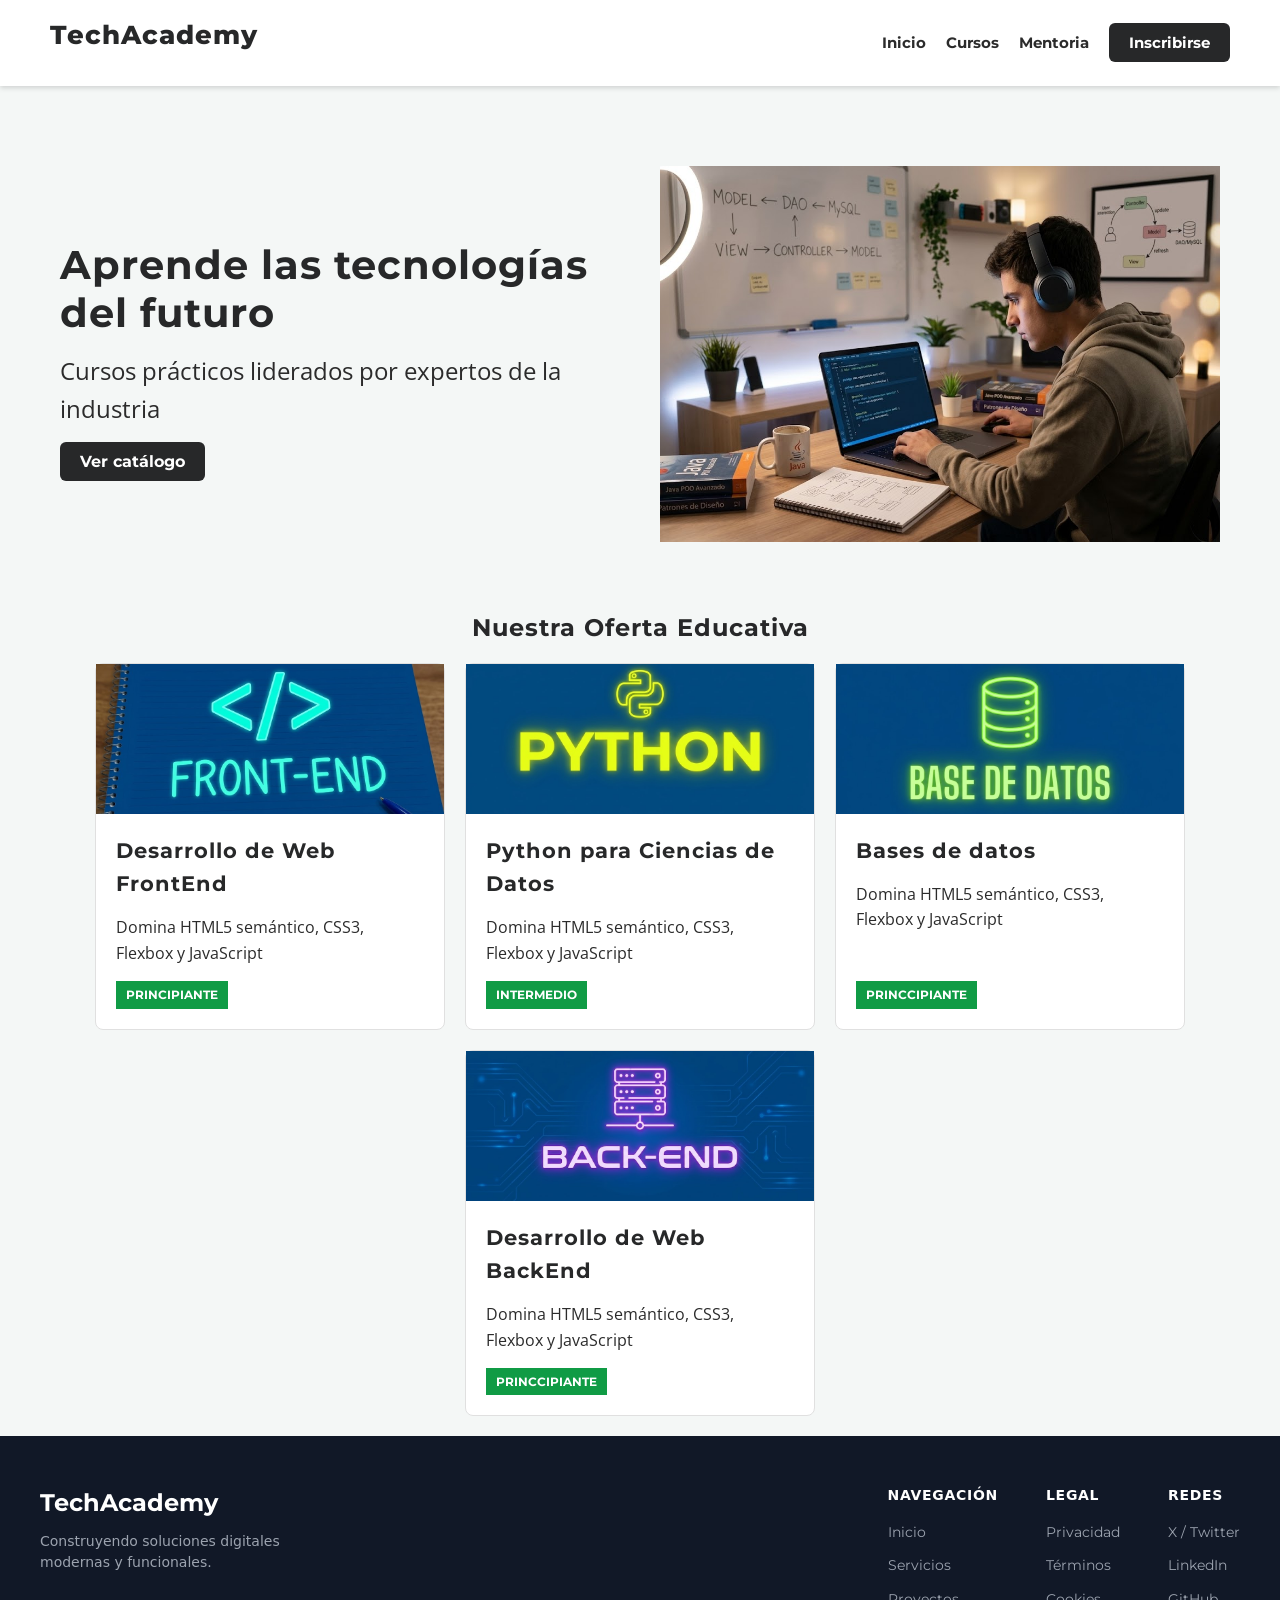
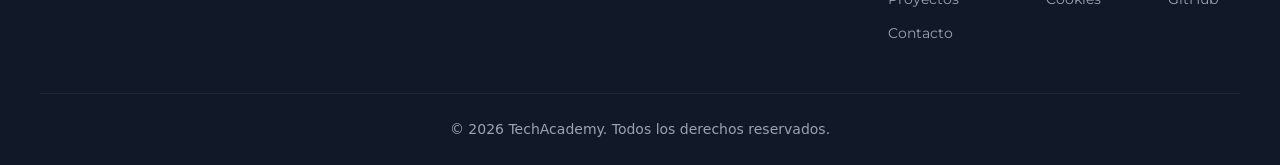
<file: index.html>
<!DOCTYPE html>
<html lang="en">
<head>
    <meta charset="UTF-8">
    <meta name="viewport" content="width=device-width, initial-scale=1.0">
    <link rel="stylesheet" href="css/myStyle.css">

    <title>TechAcademy</title>

    <!--tipografia google internet-->
    <link rel="preconnect" href="https://fonts.googleapis.com">
    <link rel="preconnect" href="https://fonts.gstatic.com" crossorigin>
    <link href="https://fonts.googleapis.com/css2?family=Montserrat:ital,wght@0,100..900;1,100..900&display=swap" rel="stylesheet">

</head>
<body>

    <header>

        <div id="logo">
            <h1>TechAcademy</h1>
        </div>

        <nav class="navPrincipal">
            <ul>
                <li><a href="index.html">Inicio</a></li>
                <li><a href="cursos.html">Cursos</a></li>
                <li><a href="mentoria.html">Mentoria</a></li>
                <li><a href="inscribirse.html" id="btn_destacado">Inscribirse</a></li>
            </ul>

        </nav>
    </header>

    <!--CONTENIDO PRINCIPAL-->

    <main class="contenido_principal">
        <section class="tec">
            <section class="tec_contenido">
                <h2>Aprende las tecnologías del futuro</h2>
                <p>Cursos prácticos liderados por expertos de la industria</p>
                <a href="" id="btn_catalogo">Ver catálogo</a>
            </section>
            
            <section class="img">
                <img src="images/img1.jpg" alt="img.error">
            </section>

        </section>

        <section id="catalogo">
            <h2>Nuestra Oferta Educativa</h2>
            <div class="grid_grautitos">
                <article class="tarjeta_curso">
                    <img src="images/img2.jpg" alt="FrontEnd">
                    <div class="info_curso">
                        <h3>Desarrollo de Web FrontEnd</h3>
                        <p>Domina HTML5 semántico, CSS3, Flexbox y JavaScript</p>
                        <span class="nivel">Principiante</span>
                    </div>
                </article>

                  <article class="tarjeta_curso">
                    <img src="images/img3.jpg" alt="FrontEnd">
                    <div class="info_curso">
                        <h3>Python para Ciencias de Datos</h3>
                        <p>Domina HTML5 semántico, CSS3, Flexbox y JavaScript</p>
                        <span class="nivel">Intermedio</span>
                    </div>
                </article>

                  <article class="tarjeta_curso">
                    <img src="images/img4.jpg" alt="FrontEnd">
                    <div class="info_curso">
                        <h3>Bases de datos</h3>
                        <p>Domina HTML5 semántico, CSS3, Flexbox y JavaScript</p>
                        <span class="nivel">Princcipiante</span>
                    </div>
                </article>

                  <article class="tarjeta_curso">
                    <img src="images/img5.jpg" alt="FrontEnd">
                    <div class="info_curso">
                        <h3>Desarrollo de Web BackEnd</h3>
                        <p>Domina HTML5 semántico, CSS3, Flexbox y JavaScript</p>
                        <span class="nivel">Princcipiante</span>
                    </div>
                </article>
            </div>
            
        </section>
    </main>

    <footer class="footer">
  <div class="footer-container">
    <div class="footer-brand">
      <a href="#" class="footer-logo">TechAcademy</a>
      <p>Construyendo soluciones digitales modernas y funcionales.</p>
    </div>

    <div class="footer-links">
      <div class="footer-col">
        <h4>Navegación</h4>
        <ul>
          <li><a href="#">Inicio</a></li>
          <li><a href="#">Servicios</a></li>
          <li><a href="#">Proyectos</a></li>
          <li><a href="#">Contacto</a></li>
        </ul>
      </div>

      <div class="footer-col">
        <h4>Legal</h4>
        <ul>
          <li><a href="#">Privacidad</a></li>
          <li><a href="#">Términos</a></li>
          <li><a href="#">Cookies</a></li>
        </ul>
      </div>

      <div class="footer-col">
        <h4>Redes</h4>
        <ul>
          <li><a href="#">X / Twitter</a></li>
          <li><a href="#">LinkedIn</a></li>
          <li><a href="#">GitHub</a></li>
        </ul>
      </div>
    </div>
  </div>

  <div class="footer-bottom">
    <p>&copy; 2026 TechAcademy. Todos los derechos reservados.</p>
  </div>
</footer>
</body>
</html>
</file>
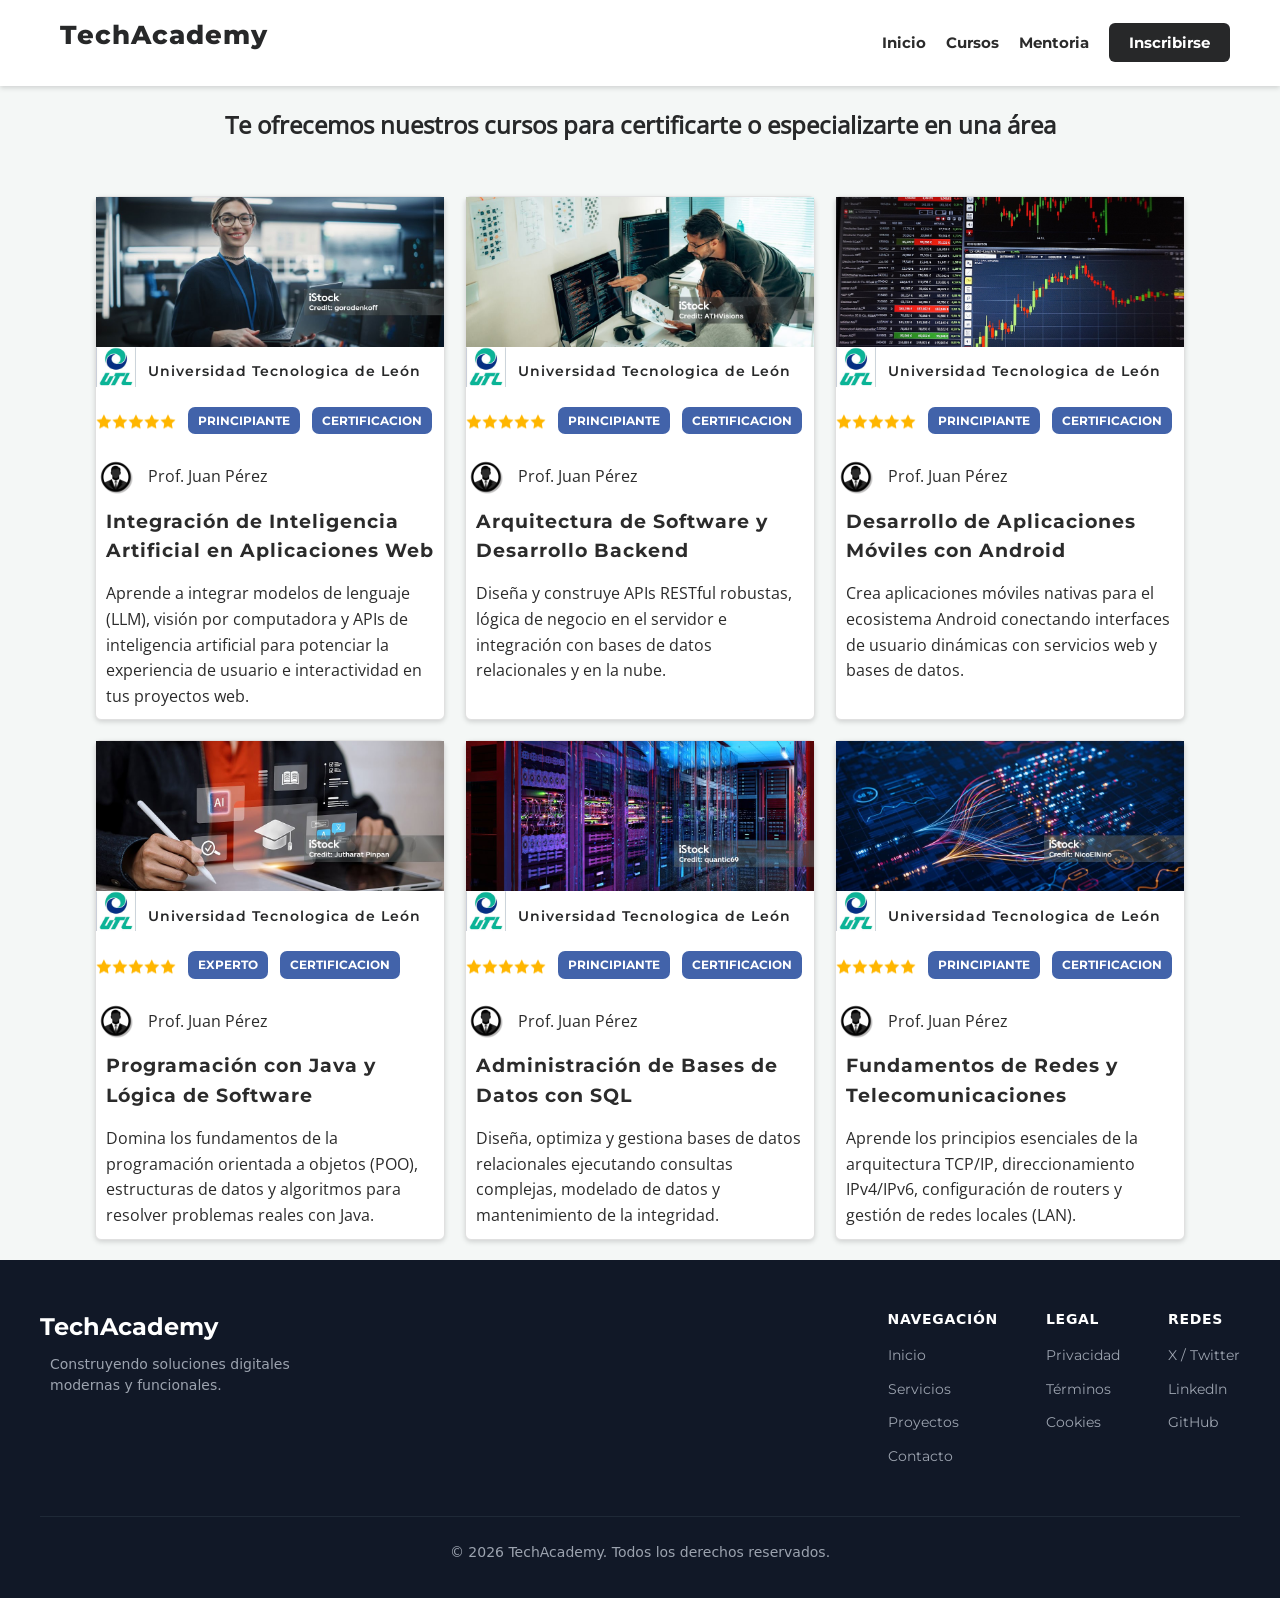
<file: cursos.html>
<!DOCTYPE html>
<html lang="en">
<head>
    <meta charset="UTF-8">
    <meta name="viewport" content="width=device-width, initial-scale=1.0">
    <link rel="stylesheet" href="css/cursos.css">
    <link rel="preconnect" href="https://fonts.gstatic.com" crossorigin>
    <link href="https://fonts.googleapis.com/css2?family=Montserrat:ital,wght@0,100..900;1,100..900&display=swap" rel="stylesheet">

    <title>Document</title>
</head>
<body>
     <header>

        <div id="logo">
            <h1>TechAcademy</h1>
        </div>

        <nav class="navPrincipal">
            <ul>
                <li><a href="index.html">Inicio</a></li>
                <li><a href="cursos.html">Cursos</a></li>
                <li><a href="mentoria.html">Mentoria</a></li>
                <li><a href="inscribirse.html" id="btn_destacado">Inscribirse</a></li>
            </ul>

        </nav>
    </header>
    
    <main class="contenido_principal">

        <section id="catalogo">
            <h2>Te ofrecemos nuestros cursos para certificarte o especializarte en una área</h2><br><br>

            <div class="grid_grautitos">
                <article class="tarjeta_curso">
                    <img class="card" src="images/card1.jpg" alt="">
                    <div class="info_curso">
                        <div class="encabezado_ins">
                            <img class="utl" src="images/UTL.jpg" alt="" >
                            <h2>Universidad Tecnologica de León</h2>
                        </div>
                        
                        <div class="nivel_certificacion">
                        <img class="star" src="images/star.png" alt="">
                        <span class="nivel">Principiante</span>
                        <span class="nivel">Certificacion</span>
                        </div>
                        <div class="encabezado_prof">
                            <img class="usuario" src="images/usuario.png" alt="">
                             <span class="usuario_prof">Prof. Juan Pérez</span>
                        </div>
                        <h3>Integración de Inteligencia Artificial en Aplicaciones Web</h3>
                        <p>Aprende a integrar modelos de lenguaje (LLM), visión por computadora y APIs de inteligencia artificial para potenciar la experiencia de usuario e interactividad en tus proyectos web.</p>
                        
                    </div>
                </article>

                   <article class="tarjeta_curso">
                    <img class="card" src="images/card2.jpg" alt="">
                    
                    <div class="info_curso">
                        
                      <div class="encabezado_ins">
                            <img class="utl" src="images/UTL.jpg" alt="" >
                            <h2>Universidad Tecnologica de León</h2>
                        </div>
                         <div class="nivel_certificacion">
                        <img class="star" src="images/star.png" alt="">
                        <span class="nivel">Principiante</span>
                        <span class="nivel">Certificacion</span>
                        </div>
                        <div class="encabezado_prof">
                            <img class="usuario" src="images/usuario.png" alt="">
                             <span class="usuario_prof">Prof. Juan Pérez</span>
                        </div>
                        <h3>Arquitectura de Software y Desarrollo Backend</h3>
                        <p>Diseña y construye APIs RESTful robustas, lógica de negocio en el servidor e integración con bases de datos relacionales y en la nube.</p>
                        
                    </div>
                </article>

                   <article class="tarjeta_curso">
                    <img class="card" src="images/card3.jpg" alt="">
                    
                    <div class="info_curso">
                        
                        <div class="encabezado_ins">
                            <img class="utl" src="images/UTL.jpg" alt="" >
                            <h2>Universidad Tecnologica de León</h2>
                        </div>
                        <div class="nivel_certificacion">
                            <img class="star" src="images/star.png" alt="">
                            <span class="nivel">Principiante</span>
                            <span class="nivel">Certificacion</span>
                        </div>
                        <div class="encabezado_prof">
                            <img class="usuario" src="images/usuario.png" alt="">
                             <span class="usuario_prof">Prof. Juan Pérez</span>
                        </div>
                        <h3>Desarrollo de Aplicaciones Móviles con Android</h3>
                        <p>Crea aplicaciones móviles nativas para el ecosistema Android conectando interfaces de usuario dinámicas con servicios web y bases de datos.</p>
                        
                    </div>
                </article>

                  <article class="tarjeta_curso">
                   <img  class="card" src="images/card4.jpg" alt="">
                    <div class="info_curso">
                        
                        <div class="encabezado_ins">
                            <img class="utl" src="images/UTL.jpg" alt="" >
                            <h2>Universidad Tecnologica de León</h2>
                        </div>
                        <div class="nivel_certificacion">
                            <img class="star" src="images/star.png" alt="">
                            <span class="nivel">Experto</span>
                            <span class="nivel">Certificacion   </span>
                        </div>
                        <div class="encabezado_prof">
                            <img class="usuario" src="images/usuario.png" alt="">
                             <span class="usuario_prof">Prof. Juan Pérez</span>
                        </div>
                        <h3>Programación con Java y Lógica de Software</h3>
                        <p>Domina los fundamentos de la programación orientada a objetos (POO), estructuras de datos y algoritmos para resolver problemas reales con Java.</p>
                       
                    </div>
                </article>

                 <article class="tarjeta_curso">
                    <img class="card" src="images/card5.jpg" alt="">
                    <div class="info_curso">
                        
                        <div class="encabezado_ins">
                            <img class="utl" src="images/UTL.jpg" alt="" >
                            <h2>Universidad Tecnologica de León</h2>
                        </div>
                        <div class="nivel_certificacion">
                            <img class="star" src="images/star.png" alt="">
                            <span class="nivel">Principiante</span>
                            <span class="nivel">Certificacion</span>
                        </div>
                        <div class="encabezado_prof">
                            <img class="usuario" src="images/usuario.png" alt="">
                             <span class="usuario_prof">Prof. Juan Pérez</span>
                        </div>
                        <h3>Administración de Bases de Datos con SQL</h3>
                        <p>Diseña, optimiza y gestiona bases de datos relacionales ejecutando consultas complejas, modelado de datos y mantenimiento de la integridad.</p>
                        
                    </div>
                </article>
                 <article class="tarjeta_curso">
                  <img class="card" src="images/card6.jpg" alt="">
                    <div class="info_curso">
                        
                         <div class="encabezado_ins">
                            <img class="utl" src="images/UTL.jpg" alt="" >
                            <h2>Universidad Tecnologica de León</h2>
                        </div>
          
                         <div class="nivel_certificacion">
                        <img class="star" src="images/star.png" alt="">
                        <span class="nivel">Principiante</span>
                        <span class="nivel">Certificacion</span>
                        </div>
                        <div class="encabezado_prof">
                            <img class="usuario" src="images/usuario.png" alt="">
                             <span class="usuario_prof">Prof. Juan Pérez</span>
                        </div>

                        <h3>Fundamentos de Redes y Telecomunicaciones</h3>
                        <p>Aprende los principios esenciales de la arquitectura TCP/IP, direccionamiento IPv4/IPv6, configuración de routers y gestión de redes locales (LAN).</p>
                        
                    </div>
                </article>
 

            </div>
            
        </section>
    </main>
<footer class="footer">
  <div class="footer-container">
    <div class="footer-brand">
      <a href="#" class="footer-logo">TechAcademy</a>
      <p>Construyendo soluciones digitales modernas y funcionales.</p>
    </div>

    <div class="footer-links">
      <div class="footer-col">
        <h4>Navegación</h4>
        <ul>
          <li><a href="#">Inicio</a></li>
          <li><a href="#">Servicios</a></li>
          <li><a href="#">Proyectos</a></li>
          <li><a href="#">Contacto</a></li>
        </ul>
      </div>

      <div class="footer-col">
        <h4>Legal</h4>
        <ul>
          <li><a href="#">Privacidad</a></li>
          <li><a href="#">Términos</a></li>
          <li><a href="#">Cookies</a></li>
        </ul>
      </div>

      <div class="footer-col">
        <h4>Redes</h4>
        <ul>
          <li><a href="#">X / Twitter</a></li>
          <li><a href="#">LinkedIn</a></li>
          <li><a href="#">GitHub</a></li>
        </ul>
      </div>
    </div>
  </div>

  <div class="footer-bottom">
    <p>&copy; 2026 TechAcademy. Todos los derechos reservados.</p>
  </div>
</footer>
  

</div>
</body>
</html>
</file>
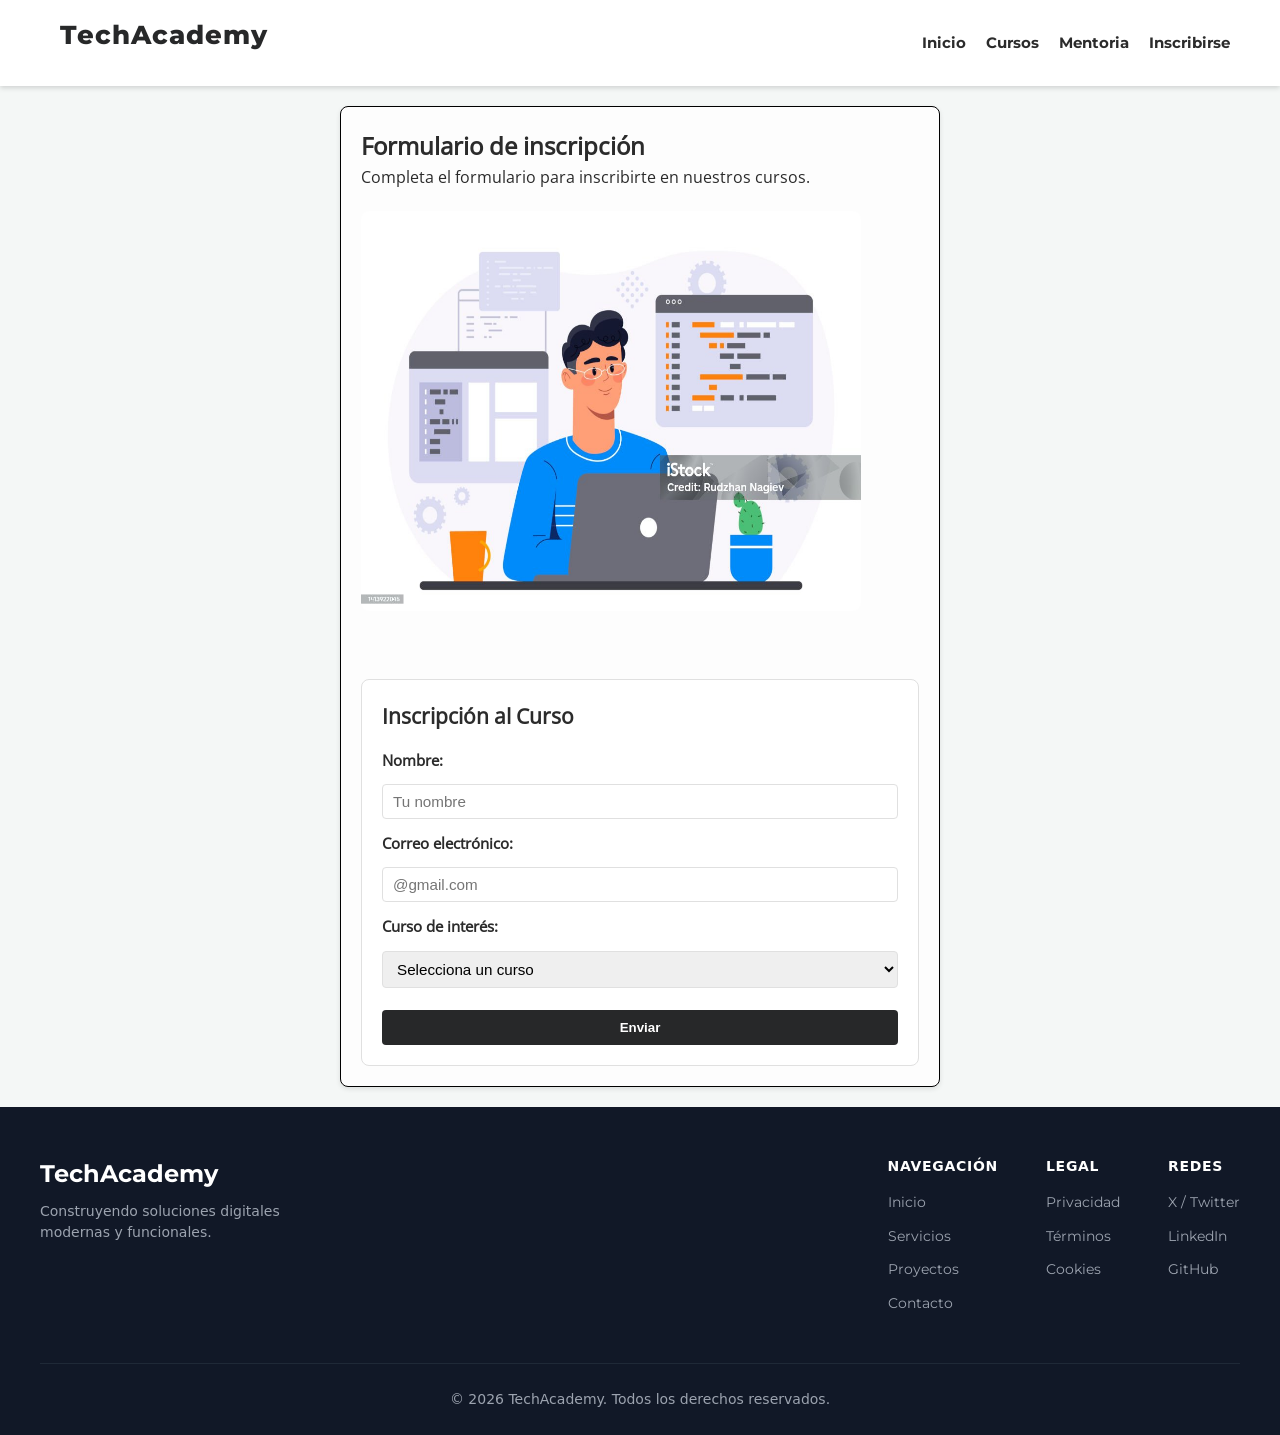
<file: inscribirse.html>
<!DOCTYPE html>
<html lang="en">
<head>
    <meta charset="UTF-8">
    <meta name="viewport" content="width=device-width, initial-scale=1.0">
    <link rel="stylesheet" href="css/inscribirse.css">
    <link rel="preconnect" href="https://fonts.gstatic.com" crossorigin>
    <link href="https://fonts.googleapis.com/css2?family=Montserrat:ital,wght@0,100..900;1,100..900&display=swap" rel="stylesheet">


    <title>Document</title>
</head>
<body>
     <header>

        <div id="logo">
            <h1>TechAcademy</h1>
        </div>

        <nav class="navPrincipal">
            <ul>
                <li><a href="index.html">Inicio</a></li>
                <li><a href="cursos.html">Cursos</a></li>
                <li><a href="mentoria.html">Mentoria</a></li>
                <li><a href="inscribirse.html" id="btn_destacado">Inscribirse</a></li>
            </ul>

        </nav>
    </header>

    <main class="contenido_principal">
        <div class="inscripcion">
            <section id="presentacion">
            <h2>Formulario de inscripción</h2>
            <p>Completa el formulario para inscribirte en nuestros cursos.</p>
            <img class="estudio" src="images/estudio.jpg" alt="Estudio">
            </section>

            <section class="contenedor_formulario">
                <h2>Inscripción al Curso</h2>
                
                <form action="#" method="get">
                    <label for="nombre">Nombre:</label>
                    <input type="text" id="nombre" name="nombre" placeholder="Tu nombre">
                    <label for="email">Correo electrónico:</label>
                    <input type="email" id="email" name="email" placeholder="@gmail.com">

                    <label for="curso">Curso de interés:</label>
                    <select id="curso" name="curso">
                        <option value="">Selecciona un curso</option>
                        <option value="frontend">Integración de Inteligencia Artificial en Aplicaciones Web</option>
                        <option value="backend">Arquitectura de Software y Desarrollo Backend</option>
                        <option value="redes">Desarrollo de Aplicaciones Móviles con Android</option>
                        <option value="bd">Programación con Java y Lógica de Software</option>
                    </select>

                    <button type="submit">Enviar</button>
                </form>
            </section>
            
            
        </div>
    </main>

    <footer class="footer">
  <div class="footer-container">
    <div class="footer-brand">
      <a href="#" class="footer-logo">TechAcademy</a>
      <p>Construyendo soluciones digitales modernas y funcionales.</p>
    </div>

    <div class="footer-links">
      <div class="footer-col">
        <h4>Navegación</h4>
        <ul>
          <li><a href="#">Inicio</a></li>
          <li><a href="#">Servicios</a></li>
          <li><a href="#">Proyectos</a></li>
          <li><a href="#">Contacto</a></li>
        </ul>
      </div>

      <div class="footer-col">
        <h4>Legal</h4>
        <ul>
          <li><a href="#">Privacidad</a></li>
          <li><a href="#">Términos</a></li>
          <li><a href="#">Cookies</a></li>
        </ul>
      </div>

      <div class="footer-col">
        <h4>Redes</h4>
        <ul>
          <li><a href="#">X / Twitter</a></li>
          <li><a href="#">LinkedIn</a></li>
          <li><a href="#">GitHub</a></li>
        </ul>
      </div>
    </div>
  </div>

  <div class="footer-bottom">
    <p>&copy; 2026 TechAcademy. Todos los derechos reservados.</p>
  </div>
</footer>
</body>
</html>
</file>
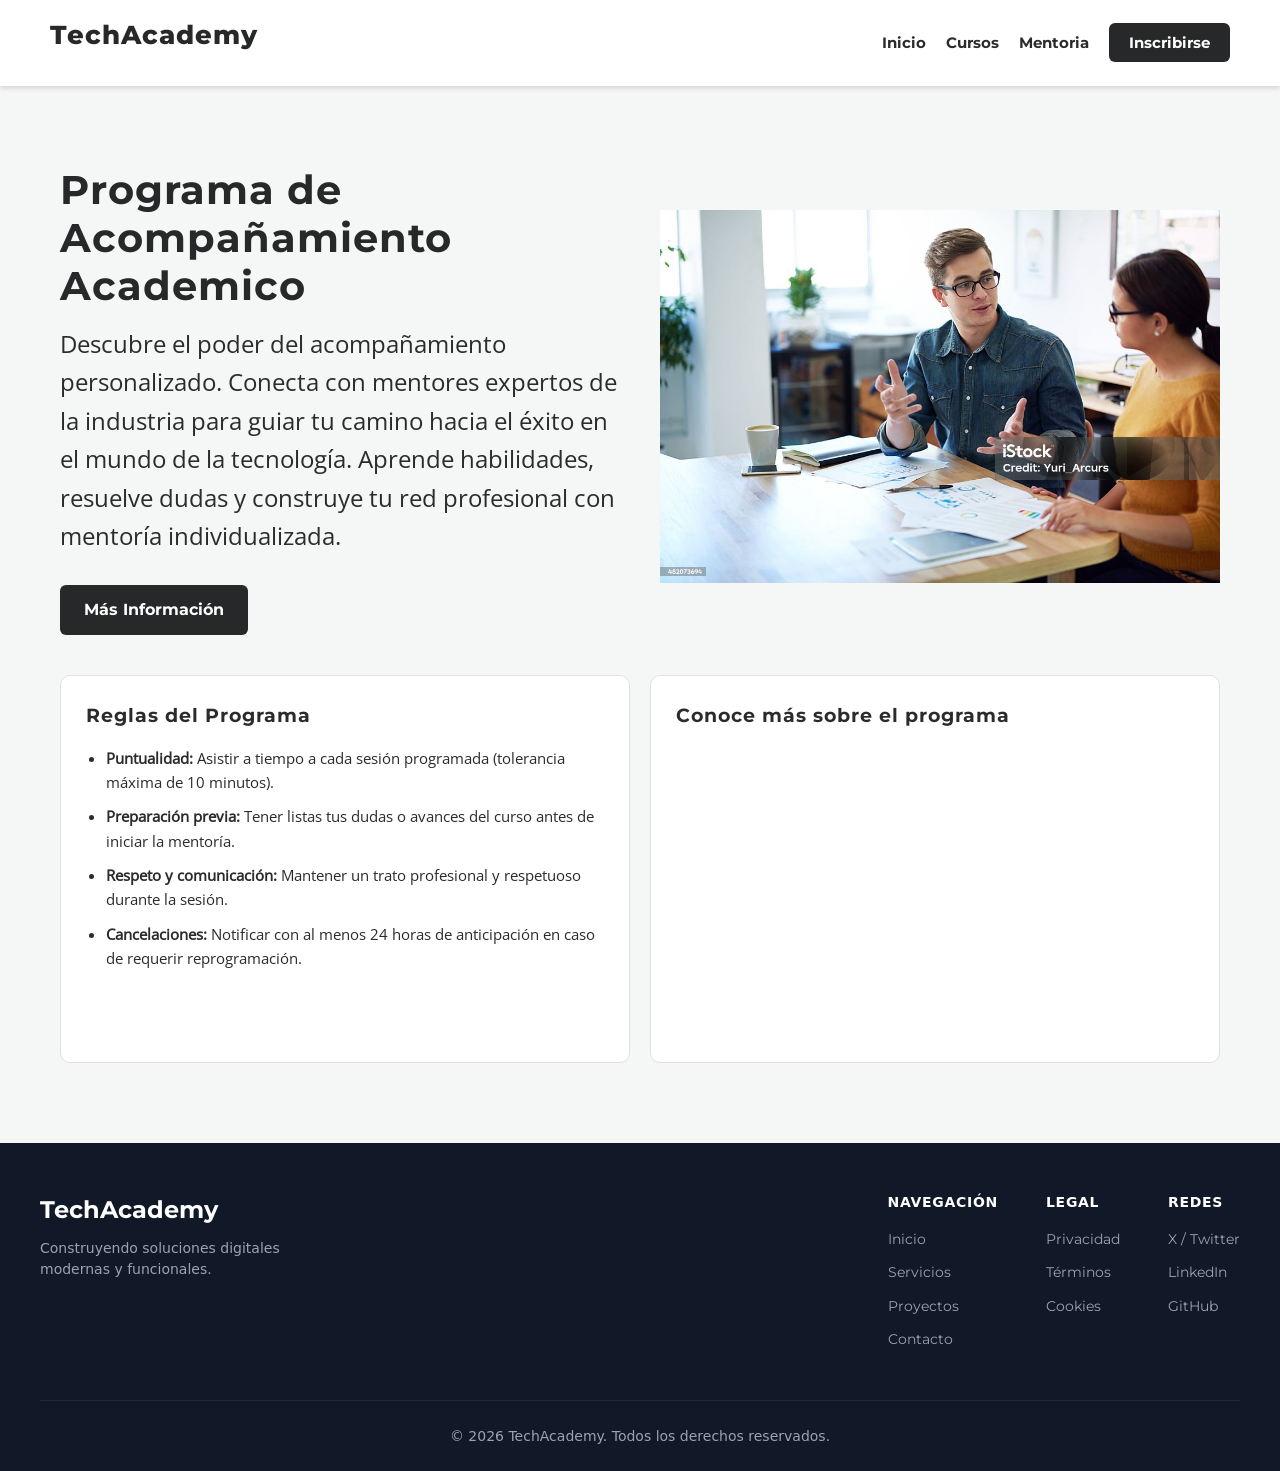
<file: mentoria.html>
<!DOCTYPE html>
<html lang="en">
<head>
    <meta charset="UTF-8">
    <meta name="viewport" content="width=device-width, initial-scale=1.0">
    <link rel="stylesheet" href="css/mentoria.css">
    <link rel="preconnect" href="https://fonts.gstatic.com" crossorigin>
    <link href="https://fonts.googleapis.com/css2?family=Montserrat:ital,wght@0,100..900;1,100..900&display=swap" rel="stylesheet">

    <title>Document</title>
</head>
<body>
     <header>

        <div id="logo">
            <h1>TechAcademy</h1>
        </div>

        <nav class="navPrincipal">
            <ul>
                <li><a href="index.html">Inicio</a></li>
                <li><a href="cursos.html">Cursos</a></li>
                <li><a href="mentoria.html">Mentoria</a></li>
                <li><a href="inscribirse.html" id="btn_destacado">Inscribirse</a></li>
            </ul>

        </nav>
    </header>

    <main class="contenido_principal">
        <section class="mentoria">
            <section class="mentoria_contenido">
                <h2>Programa de Acompañamiento Academico</h2>
                <p>Descubre el poder del acompañamiento personalizado. Conecta con mentores expertos de la industria para guiar tu camino hacia el éxito en el mundo de la tecnología. Aprende habilidades, resuelve dudas y construye tu red profesional con mentoría individualizada.</p>
                <a href="" id="btn_informacion">Más Información</a>
            </section>
            
            <section class="img">
                <img src="images/explicar.jpg" alt="img.error">
            </section>

            <div class="grid_mentoria">
       
        <section class="seccion_mentoria tarjeta_reglas">
            <h3>Reglas del Programa</h3>
            <ul class="lista_reglas">
                <li><strong>Puntualidad:</strong> Asistir a tiempo a cada sesión programada (tolerancia máxima de 10 minutos).</li>
                <li><strong>Preparación previa:</strong> Tener listas tus dudas o avances del curso antes de iniciar la mentoría.</li>
                <li><strong>Respeto y comunicación:</strong> Mantener un trato profesional y respetuoso durante la sesión.</li>
                <li><strong>Cancelaciones:</strong> Notificar con al menos 24 horas de anticipación en caso de requerir reprogramación.</li>
            </ul>
        </section>
        <section class="tarjeta_video">
    <h3>Conoce más sobre el programa</h3>
    
  
    <div class="contenedor_video">
        <iframe width="560" height="315" src="https://www.youtube.com/embed/j8Tuq8XU2Zc?si=IotS4n0XY-yoOtKZ" title="YouTube video player" frameborder="0" allow="accelerometer; autoplay; clipboard-write; encrypted-media; gyroscope; picture-in-picture; web-share" referrerpolicy="strict-origin-when-cross-origin" allowfullscreen></iframe>
    </div>
</section>
        </section>
    </main>
    <footer class="footer">
  <div class="footer-container">
    <div class="footer-brand">
      <a href="#" class="footer-logo">TechAcademy</a>
      <p>Construyendo soluciones digitales modernas y funcionales.</p>
    </div>

    <div class="footer-links">
      <div class="footer-col">
        <h4>Navegación</h4>
        <ul>
          <li><a href="#">Inicio</a></li>
          <li><a href="#">Servicios</a></li>
          <li><a href="#">Proyectos</a></li>
          <li><a href="#">Contacto</a></li>
        </ul>
      </div>

      <div class="footer-col">
        <h4>Legal</h4>
        <ul>
          <li><a href="#">Privacidad</a></li>
          <li><a href="#">Términos</a></li>
          <li><a href="#">Cookies</a></li>
        </ul>
      </div>

      <div class="footer-col">
        <h4>Redes</h4>
        <ul>
          <li><a href="#">X / Twitter</a></li>
          <li><a href="#">LinkedIn</a></li>
          <li><a href="#">GitHub</a></li>
        </ul>
      </div>
    </div>
  </div>

  <div class="footer-bottom">
    <p>&copy; 2026 TechAcademy. Todos los derechos reservados.</p>
  </div>
</footer>
</body>
</html>
</file>
<file: css/myStyle.css>
@font-face{
    font-family: 'OpenDescarga' ;
    src: url('../fonts/OpenSans-Regular.ttf') format('woff2');/*  ..  salir del css*/
}
/*VARIABLES*/
:root{
    /*se declaran con --*/
    --colorPrincipal:#272829;
    --colorSecundario: #109b45;
    --colorObscuro:#2b2b2b;
    --colorClaro: #fff;
    --colorFondo: #f4f7f6;
    --colorBorde: #e0e0e0;

    --fuenteTitulos:'Montserrat';
    --fuenteCuerpo:'OpenDescargada';
}
*{
    box-sizing: border-box;
    margin: 0;
    padding: 0;

}
body{
    background-color: var(--colorFondo);
    color: var(--colorObscuro);
    line-height: 1.6;
    font-family: 'OpenDescarga';
}
ul{
    text-decoration: none;
}
li{
    list-style: none;
    border-left: 20px;
}
a{
    text-decoration: none;
    font-family: var(--fuenteTitulos);
}
nav{
    display: flex;
}
header{
    display: flex;
    background-color: var(--colorClaro);
    justify-content: space-between; 
    align-items: center;
    box-shadow: 0 2px 5px rgb(0, 0, 0, 0.15);
    top: 0;
    position: sticky;
    z-index: 1000;
    padding: 15px 50px;
}
nav ul{
    display: flex;
    gap: 20px; /* espaciado*/
    align-items: center;
}
nav a{

    font-size: 0.95rem;
    font-weight: bold;
    color: inherit; /*el color de los contenedores padre*/
}
nav a:hover{
    color: var(--colorSecundario);
}
#logo h1{
    color: var(--colorPrincipal);
    font-size: 1.6rem;
    font-weight: 800;
}
h1, h2, h3{
    font-family:var(--fuenteTitulos);
    font-weight: 700 ;
    letter-spacing: 1px;
    margin-bottom: 15px;
}
#btn_destacado, #btn_catalogo{
    padding: 10px 20px;
    border-radius: 6px;
    font-weight: 700; /*tipografia gruesa*/
    background-color: var(--colorPrincipal);
    color: var(--colorClaro);
}
#btn_destacado:hover{
    background-color: var(--colorClaro);
    color: var(--colorSecundario);
}

.contenido_principal{
    max-width: 1200px;
    margin: 0 auto;
    padding: 20px;
}
/*CONTENIDO PRINCIPAL*/
.tec{
    display: flex;
    align-items: center;
    gap: 40px;
    padding: 60px 0;
    flex-wrap: wrap;
}
.tec_contenido, .img{
    flex: 1 1 300px;
}
.tec_contenido h2{
    font-size: 2.5rem;
    color: var(--colorPrincipal);
    line-height: 1.2;
}
.tec_contenido p{
    font-size: 1.5rem;
    margin-bottom: 20px;
}

.img img{
    width: 100%;
    height: auto;

}
/*btn de "ver catalogo"*/

#btn_catalogo:hover{
    background-color: var(--colorSecundario);
}

/*GRID CURSOS*/
.catalogo{
    padding: 40px 0;
}
#catalogo h2{
    text-align: center;
    color: var(--colorPrincipal);
}
.grid_grautitos{
    display: flex;
    flex-wrap: wrap;
    gap: 20px;
    justify-content: center;
}
.tarjeta_curso{
    background-color: var(--colorClaro);
    border: 1px solid var(--colorBorde);
    border-radius: 8px;
    flex: 1 1 280px; /* grow shrink basis*/
    max-width: 350px;
    display: flex;
    flex-direction: column;
    /* aqui efecto*/
    transition: transform 0.5s ease, box-shadow 0.5s ease;
}

.tarjeta_curso:hover{
     transform: translateY(-5px);
     box-shadow: 0 6px rgb(0, 0, 0, 0.08);
}
.tarjeta_curso img{
    width: 100%;
    height: 150px;
    object-fit: cover;
}
.info_curso{
    padding: 20px;
    flex-grow: 1;
    display: flex;
    flex-direction: column;
}
.info_curso h3{
    font-size: 1.3rem;
    color: var(--colorPrincipal);

}
.info_curso p{
    margin-bottom: 15px;
    flex-grow: 1;
    color: var(--colorObscuro);
}
.nivel{
    background-color: var(--colorSecundario);
    color: var(--colorClaro);
    font-family: var(--fuenteTitulos);
    padding: 4px 10px;
    font-size: 0.75rem;
    font-weight: 700;
    text-transform: uppercase;
    align-self: flex-start;
}

.footer {
  background-color: #111827;
  color: #9ca3af;
  padding: 3rem 1.5rem 1.5rem;
  font-family: system-ui, -apple-system, sans-serif;
}

.footer-container {
  max-width: 1200px;
  margin: 0 auto;
  display: flex;
  flex-wrap: wrap;
  justify-content: space-between;
  gap: 2rem;
}

.footer-brand {
  max-width: 300px;
}

.footer-logo {
  color: #ffffff;
  font-size: 1.5rem;
  font-weight: bold;
  text-decoration: none;
}

.footer-brand p {
  margin-top: 0.5rem;
  font-size: 0.875rem;
  line-height: 1.5;
}

.footer-links {
  display: flex;
  gap: 3rem;
  flex-wrap: wrap;
}

.footer-col h4 {
  color: #ffffff;
  font-size: 0.875rem;
  font-weight: 600;
  text-transform: uppercase;
  letter-spacing: 0.05em;
  margin-bottom: 0.75rem;
}

.footer-col ul {
  list-style: none;
  padding: 0;
  margin: 0;
}

.footer-col li {
  margin-bottom: 0.5rem;
}

.footer-col a {
  color: #9ca3af;
  text-decoration: none;
  font-size: 0.875rem;
  transition: color 0.2s;
}

.footer-col a:hover {
  color: #ffffff;
}

.footer-bottom {
  max-width: 1200px;
  margin: 2.5rem auto 0;
  padding-top: 1.5rem;
  border-top: 1px solid #1f2937;
  text-align: center;
  font-size: 0.875rem;
}
</file>
<file: css/cursos.css>
@font-face{
    font-family: 'OpenDescarga' ;
    src: url('../fonts/OpenSans-Regular.ttf') format('woff2');/*  ..  salir del css*/
}
/*VARIABLES*/
:root{
    /*se declaran con --*/
    --colorPrincipal:#272829;
    --colorSecundario: #109b45;
    --colorObscuro:#2b2b2b;
    --colorClaro: #fff;
    --colorFondo: #f4f7f6;
    --colorBorde: #e0e0e0;

    --fuenteTitulos:'Montserrat';
    --fuenteCuerpo:'OpenDescargada';
}
*{
    box-sizing: border-box;
    margin: 0;
    padding: 0;

}
body{
    background-color: var(--colorFondo);
    color: var(--colorObscuro);
    line-height: 1.6;
    font-family: 'OpenDescarga';
}
ul{
    text-decoration: none;
}
li{
    list-style: none;
    border-left: 20px;
}
a{
    text-decoration: none;
    font-family: var(--fuenteTitulos);
}
nav{
    display: flex;
}
header{
    display: flex;
    background-color: var(--colorClaro);
    justify-content: space-between; 
    align-items: center;
    box-shadow: 0 2px 5px rgb(0, 0, 0, 0.15);
    top: 0;
    position: sticky;
    z-index: 1000;
    padding: 15px 50px;
}
nav ul{
    display: flex;
    gap: 20px; /* espaciado*/
    align-items: center;
}
nav a{

    font-size: 0.95rem;
    font-weight: bold;
    color: inherit; /*el color de los contenedores padre*/
}
nav a:hover{
    color: var(--colorSecundario);
}
#logo h1{
    color: var(--colorPrincipal);
    font-size: 1.6rem;
    font-weight: 800;
}
h1, h3{
    font-family:var(--fuenteTitulos);
    font-weight: 700 ;
    letter-spacing: 1px;
    margin-bottom: 15px;
    padding: 0 10px;
}
p{
    padding: 0 10px;
    margin-bottom: 10px;
}
.encabezado_ins h2{
    
    margin-top: 10px;
    font-size: 0.9rem;
    font-family:var(--fuenteTitulos);
    font-weight: 600 ;
    letter-spacing: 1px;
    color: var(--colorPrincipal);

}
.encabezado_prof{
    display: flex;
    align-items: center; 
    gap: 12px;           
    margin-bottom: 10px;
}
#btn_destacado, #btn_catalogo{
    padding: 10px 20px;
    border-radius: 6px;
    font-weight: 700; /*tipografia gruesa*/
    background-color: var(--colorPrincipal);
    color: var(--colorClaro);
}
#btn_destacado:hover{
    background-color: var(--colorClaro);
    color: var(--colorSecundario);
}

.contenido_principal{
    max-width: 1200px;
    margin: 0 auto;
    padding: 20px;
}
/*CONTENIDO PRINCIPAL cards*/

.catalogo{
    padding: 40px 0;
}
#catalogo h2{
    text-align: center;
    color: var(--colorPrincipal);
}
.grid_grautitos{
    display: flex;
    flex-wrap: wrap;
    gap: 20px;
    justify-content: center;
}
.tarjeta_curso{
    background-color: var(--colorClaro);
    border: 1px solid var(--colorBorde);
    border-radius: 6px;
    box-shadow: 0 2px 5px rgb(0, 0, 0, 0.15);
    flex: 1 1 280px; /* grow shrink basis*/
    max-width: 350px;
    display: flex;
    flex-direction: column;
    /* aqui efecto*/
    transition: transform 0.5s ease, box-shadow 0.5s ease;
    
}
.tarjeta_curso:hover{
     transform: translateY(-5px);
     box-shadow: 0 6px rgb(0, 0, 0, 0.08);
}
.tarjeta_curso img{
width: 100%;
height: 150px;
object-fit: cover;
}
.info_curso img{
    width: 40px;
    height: 40px;
    object-fit: cover;
}
.info_curso img.star{
    width: 80px;
    height: 50px;
    object-fit: cover;
}
.encabezado_ins{
    display: flex;
    align-items: center; 
    gap: 12px;           
    margin-bottom: 10px;
}


.nivel{
    background-color:rgb(66, 99, 170);
    color: var(--colorClaro);
    border-radius: 7px;
    font-family: var(--fuenteTitulos);
    padding: 4px 10px;
    font-size: 0.75rem;
    font-weight: 700;
    text-transform: uppercase;
    align-self: flex-start;
    margin-top: 10px;
}
.nivel_certificacion{
    display: flex;
    align-items: center; 
    gap: 12px;           
    margin-bottom: 10px;
}
.footer {
  background-color: #111827;
  color: #9ca3af;
  padding: 3rem 1.5rem 1.5rem;
  font-family: system-ui, -apple-system, sans-serif;
}

.footer-container {
  max-width: 1200px;
  margin: 0 auto;
  display: flex;
  flex-wrap: wrap;
  justify-content: space-between;
  gap: 2rem;
}

.footer-brand {
  max-width: 300px;
}

.footer-logo {
  color: #ffffff;
  font-size: 1.5rem;
  font-weight: bold;
  text-decoration: none;
}

.footer-brand p {
  margin-top: 0.5rem;
  font-size: 0.875rem;
  line-height: 1.5;
}

.footer-links {
  display: flex;
  gap: 3rem;
  flex-wrap: wrap;
}

.footer-col h4 {
  color: #ffffff;
  font-size: 0.875rem;
  font-weight: 600;
  text-transform: uppercase;
  letter-spacing: 0.05em;
  margin-bottom: 0.75rem;
}

.footer-col ul {
  list-style: none;
  padding: 0;
  margin: 0;
}

.footer-col li {
  margin-bottom: 0.5rem;
}

.footer-col a {
  color: #9ca3af;
  text-decoration: none;
  font-size: 0.875rem;
  transition: color 0.2s;
}

.footer-col a:hover {
  color: #ffffff;
}

.footer-bottom {
  max-width: 1200px;
  margin: 2.5rem auto 0;
  padding-top: 1.5rem;
  border-top: 1px solid #1f2937;
  text-align: center;
  font-size: 0.875rem;
}
</file>
<file: css/inscribirse.css>
@font-face{
    font-family: 'OpenDescarga' ;
    src: url('../fonts/OpenSans-Regular.ttf') format('woff2');/*  ..  salir del css*/
}
/*VARIABLES*/
:root{
    /*se declaran con --*/
    --colorPrincipal:#272829;
    --colorSecundario: #109b45;
    --colorObscuro:#2b2b2b;
    --colorClaro: #fff;
    --colorFondo: #f4f7f6;
    --colorBorde: #e0e0e0;

    --fuenteTitulos:'Montserrat';
    --fuenteCuerpo:'OpenDescargada';
}
*{
    box-sizing: border-box;
    margin: 0;
    padding: 0;

}
body{
    background-color: var(--colorFondo);
    color: var(--colorObscuro);
    line-height: 1.6;
    font-family: 'OpenDescarga';
}
ul{
    text-decoration: none;
}
li{
    list-style: none;
    border-left: 20px;
}
a{
    text-decoration: none;
    font-family: var(--fuenteTitulos);
}
nav{
    display: flex;
}
header{
    display: flex;
    background-color: var(--colorClaro);
    justify-content: space-between; 
    align-items: center;
    box-shadow: 0 2px 5px rgb(0, 0, 0, 0.15);
    top: 0;
    position: sticky;
    z-index: 1000;
    padding: 15px 50px;
}
nav ul{
    display: flex;
    gap: 20px; /* espaciado*/
    align-items: center;
}
nav a{

    font-size: 0.95rem;
    font-weight: bold;
    color: inherit; /*el color de los contenedores padre*/
}
nav a:hover{
    color: var(--colorSecundario);
}
#logo h1{
    color: var(--colorPrincipal);
    font-size: 1.6rem;
    font-weight: 800;
}
h1, h3{
    font-family:var(--fuenteTitulos);
    font-weight: 700 ;
    letter-spacing: 1px;
    margin-bottom: 15px;
    padding: 0 10px;
}
.contenido_principal{
    max-width: 1200px;
    margin: 0 auto;
    padding: 20px;
}

.inscripcion{
    max-width: 600px;
    margin: 0 auto;
    padding: 20px;
    background-color: rgb(253, 253, 253);
    border: 1px solid black;
    border-radius: 8px;
    box-shadow: 0 2px 5px rgb(0, 0, 0, 0.1);
}
.estudio{
    width: 500px;
    height: 400px;
    margin: 60px auto;
    border-radius: 8px;
    margin-top: 20px;
}
.contenedor_formulario {
    background-color: var(--colorClaro);
    padding: 20px;
    border-radius: 8px;
    border: 1px solid var(--colorBorde);
    max-width: 100;
}

.contenedor_formulario h2 {
    font-size: 1.3rem;
    margin-bottom: 15px;
}

form {

    display: flex;
    flex-direction: column;
    gap: 12px;
}

label {
    font-weight: bold;
    font-size: 0.95rem;
}

input, select {
    padding: 8px 10px;
    border: 1px solid var(--colorBorde);
    border-radius: 4px;
    font-size: 0.95rem;
}

input:focus, select:focus {
    border-color: var(--colorSecundario);
    outline: none;
}

button {
    padding: 10px;
    background-color: var(--colorPrincipal);
    color: var(--colorClaro);
    border: none;
    border-radius: 4px;
    font-weight: bold;
    margin-top: 10px;
}

button:hover {
    background-color: var(--colorSecundario);
}
.footer {
  background-color: #111827;
  color: #9ca3af;
  padding: 3rem 1.5rem 1.5rem;
  font-family: system-ui, -apple-system, sans-serif;
}

.footer-container {
  max-width: 1200px;
  margin: 0 auto;
  display: flex;
  flex-wrap: wrap;
  justify-content: space-between;
  gap: 2rem;
}

.footer-brand {
  max-width: 300px;
}

.footer-logo {
  color: #ffffff;
  font-size: 1.5rem;
  font-weight: bold;
  text-decoration: none;
}

.footer-brand p {
  margin-top: 0.5rem;
  font-size: 0.875rem;
  line-height: 1.5;
}

.footer-links {
  display: flex;
  gap: 3rem;
  flex-wrap: wrap;
}

.footer-col h4 {
  color: #ffffff;
  font-size: 0.875rem;
  font-weight: 600;
  text-transform: uppercase;
  letter-spacing: 0.05em;
  margin-bottom: 0.75rem;
}

.footer-col ul {
  list-style: none;
  padding: 0;
  margin: 0;
}

.footer-col li {
  margin-bottom: 0.5rem;
}

.footer-col a {
  color: #9ca3af;
  text-decoration: none;
  font-size: 0.875rem;
  transition: color 0.2s;
}

.footer-col a:hover {
  color: #ffffff;
}

.footer-bottom {
  max-width: 1200px;
  margin: 2.5rem auto 0;
  padding-top: 1.5rem;
  border-top: 1px solid #1f2937;
  text-align: center;
  font-size: 0.875rem;
}
</file>
<file: css/mentoria.css>
@font-face{
    font-family: 'OpenDescarga' ;
    src: url('../fonts/OpenSans-Regular.ttf') format('woff2');/*  ..  salir del css*/
}
/*VARIABLES*/
:root{
    /*se declaran con --*/
    --colorPrincipal:#272829;
    --colorSecundario: #109b45;
    --colorObscuro:#2b2b2b;
    --colorClaro: #fff;
    --colorFondo: #f4f7f6;
    --colorBorde: #e0e0e0;

    --fuenteTitulos:'Montserrat';
    --fuenteCuerpo:'OpenDescargada';
}
*{
    box-sizing: border-box;
    margin: 0;
    padding: 0;

}
body{
    background-color: var(--colorFondo);
    color: var(--colorObscuro);
    line-height: 1.6;
    font-family: 'OpenDescarga';
}
ul{
    text-decoration: none;
}
li{
    list-style: none;
    border-left: 20px;
}
a{
    text-decoration: none;
    font-family: var(--fuenteTitulos);
}
nav{
    display: flex;
}
header{
    display: flex;
    background-color: var(--colorClaro);
    justify-content: space-between; 
    align-items: center;
    box-shadow: 0 2px 5px rgb(0, 0, 0, 0.15);
    top: 0;
    position: sticky;
    z-index: 1000;
    padding: 15px 50px;
}
nav ul{
    display: flex;
    gap: 20px; /* espaciado*/
    align-items: center;
}
nav a{

    font-size: 0.95rem;
    font-weight: bold;
    color: inherit; /*el color de los contenedores padre*/
}
nav a:hover{
    color: var(--colorSecundario);
}
#logo h1{
    color: var(--colorPrincipal);
    font-size: 1.6rem;
    font-weight: 800;
}
h1, h2, h3{
    font-family:var(--fuenteTitulos);
    font-weight: 700 ;
    letter-spacing: 1px;
    margin-bottom: 15px;
}
#btn_destacado, #btn_catalogo{
    padding: 10px 20px;
    border-radius: 6px;
    font-weight: 700; /*tipografia gruesa*/
    background-color: var(--colorPrincipal);
    color: var(--colorClaro);
}
#btn_destacado:hover{
    background-color: var(--colorClaro);
    color: var(--colorSecundario);
}

.contenido_principal{
    max-width: 1200px;
    margin: 0 auto;
    padding: 20px;
}
.mentoria{
    display: flex;
    align-items: center;
    gap: 40px;
    padding: 60px 0;
    flex-wrap: wrap;
}
.mentoria_contenido, .img{
    flex: 1 1 300px;
}
.mentoria_contenido h2{
    font-size: 2.5rem;
    color: var(--colorPrincipal);
    line-height: 1.2;
}
.mentoria_contenido p{
    font-size: 1.5rem;
    margin-bottom: 20px;
}

.img img{
    width: 100%;
    height: auto;

}
/*btn de "ver catalogo"*/
#btn_informacion {
    display: inline-block;
    padding: 12px 24px;
    background-color: var(--colorPrincipal);
    color: var(--colorClaro);
    font-family: var(--fuenteTitulos);
    font-weight: 700;
    font-size: 1rem;
    border-radius: 6px;
    border: none;
    cursor: pointer;
    transition: background-color 0.3s ease, color 0.3s ease;
    margin-top: 10px;
}
#btn_informacion:hover{
    background-color: var(--colorSecundario);
}

.grid_mentoria {
    display: flex;
    gap: 20px;
    flex-wrap: wrap;
}

.tarjeta_reglas, .tarjeta_video {
    flex: 1;
    min-width: 300px;
    background-color: var(--colorClaro);
    padding: 25px;
    border-radius: 10px;
    border: 1px solid var(--colorBorde);
}

.lista_reglas {
    margin-top: 15px;
    padding-left: 20px;
}

.lista_reglas li {
    list-style: disc;
    margin-bottom: 10px;
    font-size: 0.95rem;
}
.contenedor_video {
    position: relative;
    padding-bottom: 56.25%; 
    height: 0;
    overflow: hidden;
    border-radius: 8px;
    margin-top: 15px;
}

.contenedor_video iframe {
    position: absolute;
    top: 0;
    left: 0;
    width: 100%;
    height: 100%;
    border: none;
}
.footer {
  background-color: #111827;
  color: #9ca3af;
  padding: 3rem 1.5rem 1.5rem;
  font-family: system-ui, -apple-system, sans-serif;
}

.footer-container {
  max-width: 1200px;
  margin: 0 auto;
  display: flex;
  flex-wrap: wrap;
  justify-content: space-between;
  gap: 2rem;
}

.footer-brand {
  max-width: 300px;
}

.footer-logo {
  color: #ffffff;
  font-size: 1.5rem;
  font-weight: bold;
  text-decoration: none;
}

.footer-brand p {
  margin-top: 0.5rem;
  font-size: 0.875rem;
  line-height: 1.5;
}

.footer-links {
  display: flex;
  gap: 3rem;
  flex-wrap: wrap;
}

.footer-col h4 {
  color: #ffffff;
  font-size: 0.875rem;
  font-weight: 600;
  text-transform: uppercase;
  letter-spacing: 0.05em;
  margin-bottom: 0.75rem;
}

.footer-col ul {
  list-style: none;
  padding: 0;
  margin: 0;
}

.footer-col li {
  margin-bottom: 0.5rem;
}

.footer-col a {
  color: #9ca3af;
  text-decoration: none;
  font-size: 0.875rem;
  transition: color 0.2s;
}

.footer-col a:hover {
  color: #ffffff;
}

.footer-bottom {
  max-width: 1200px;
  margin: 2.5rem auto 0;
  padding-top: 1.5rem;
  border-top: 1px solid #1f2937;
  text-align: center;
  font-size: 0.875rem;
}
</file>
